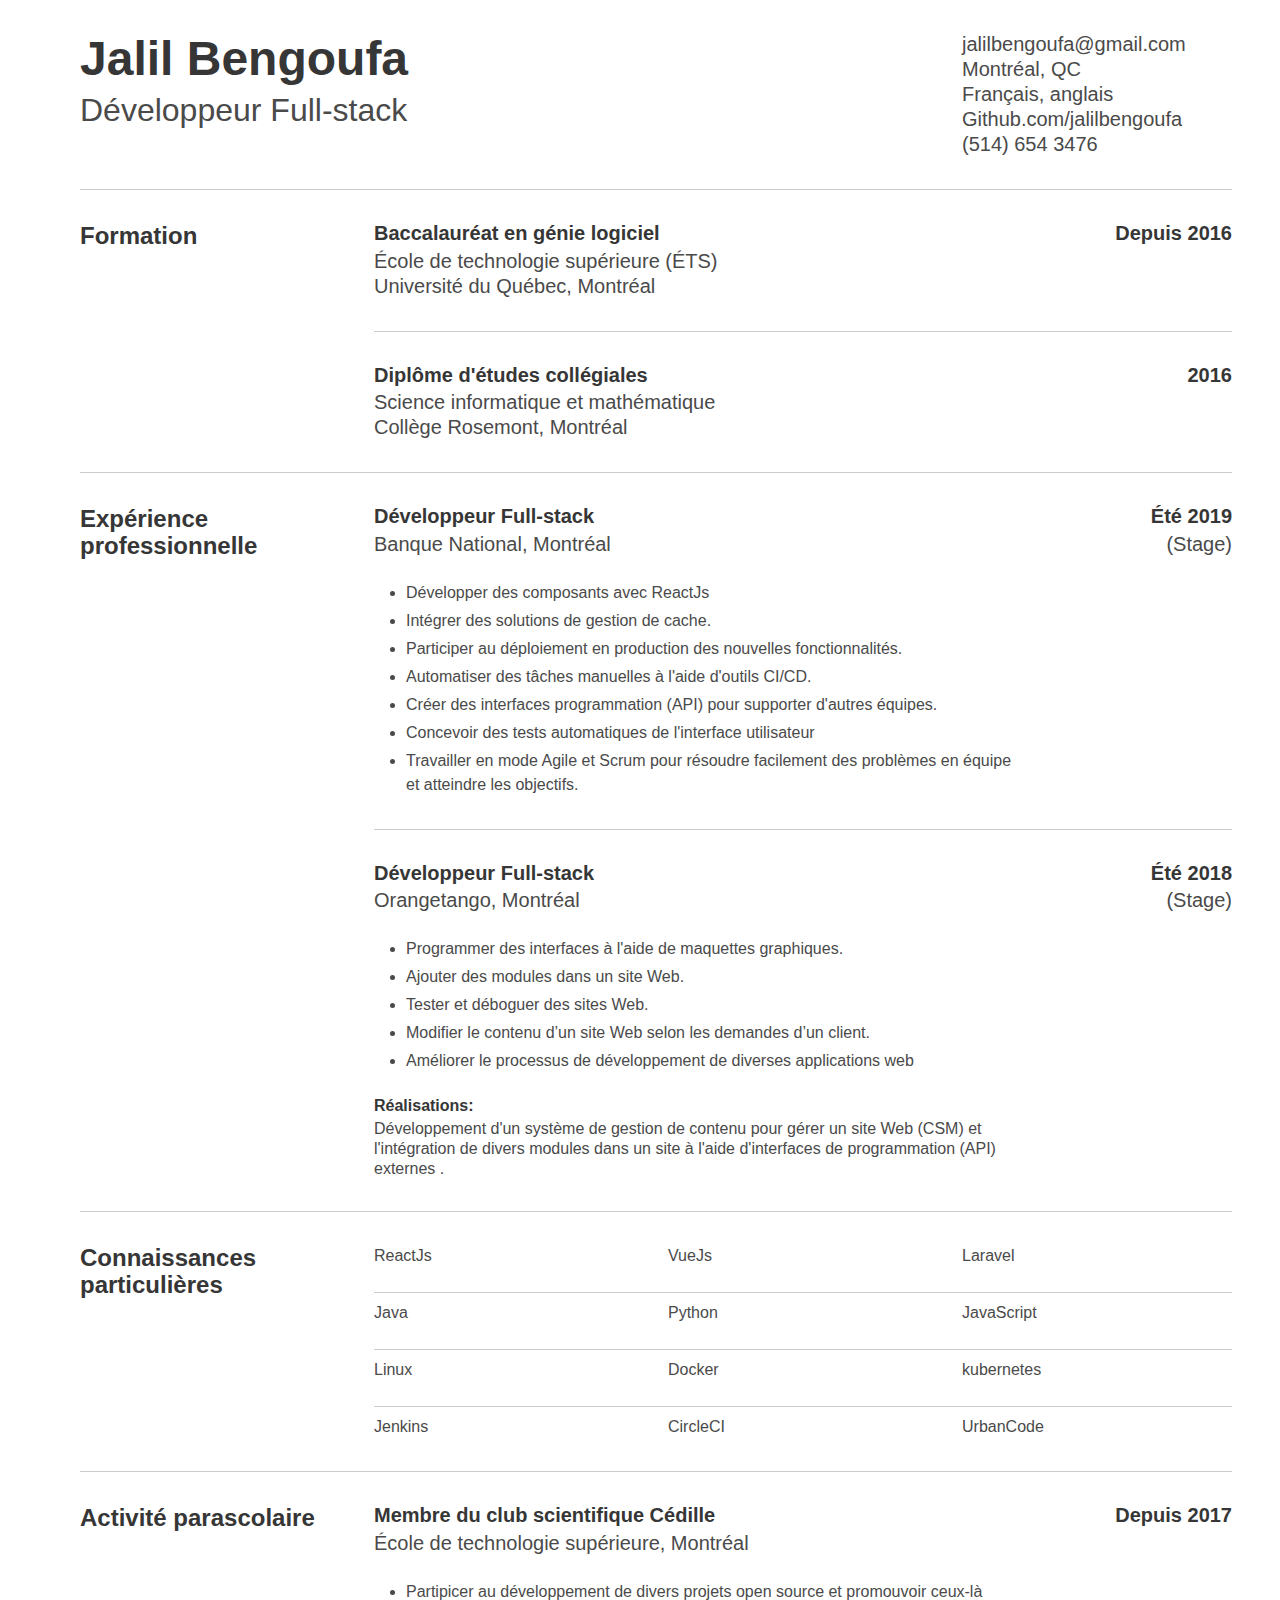
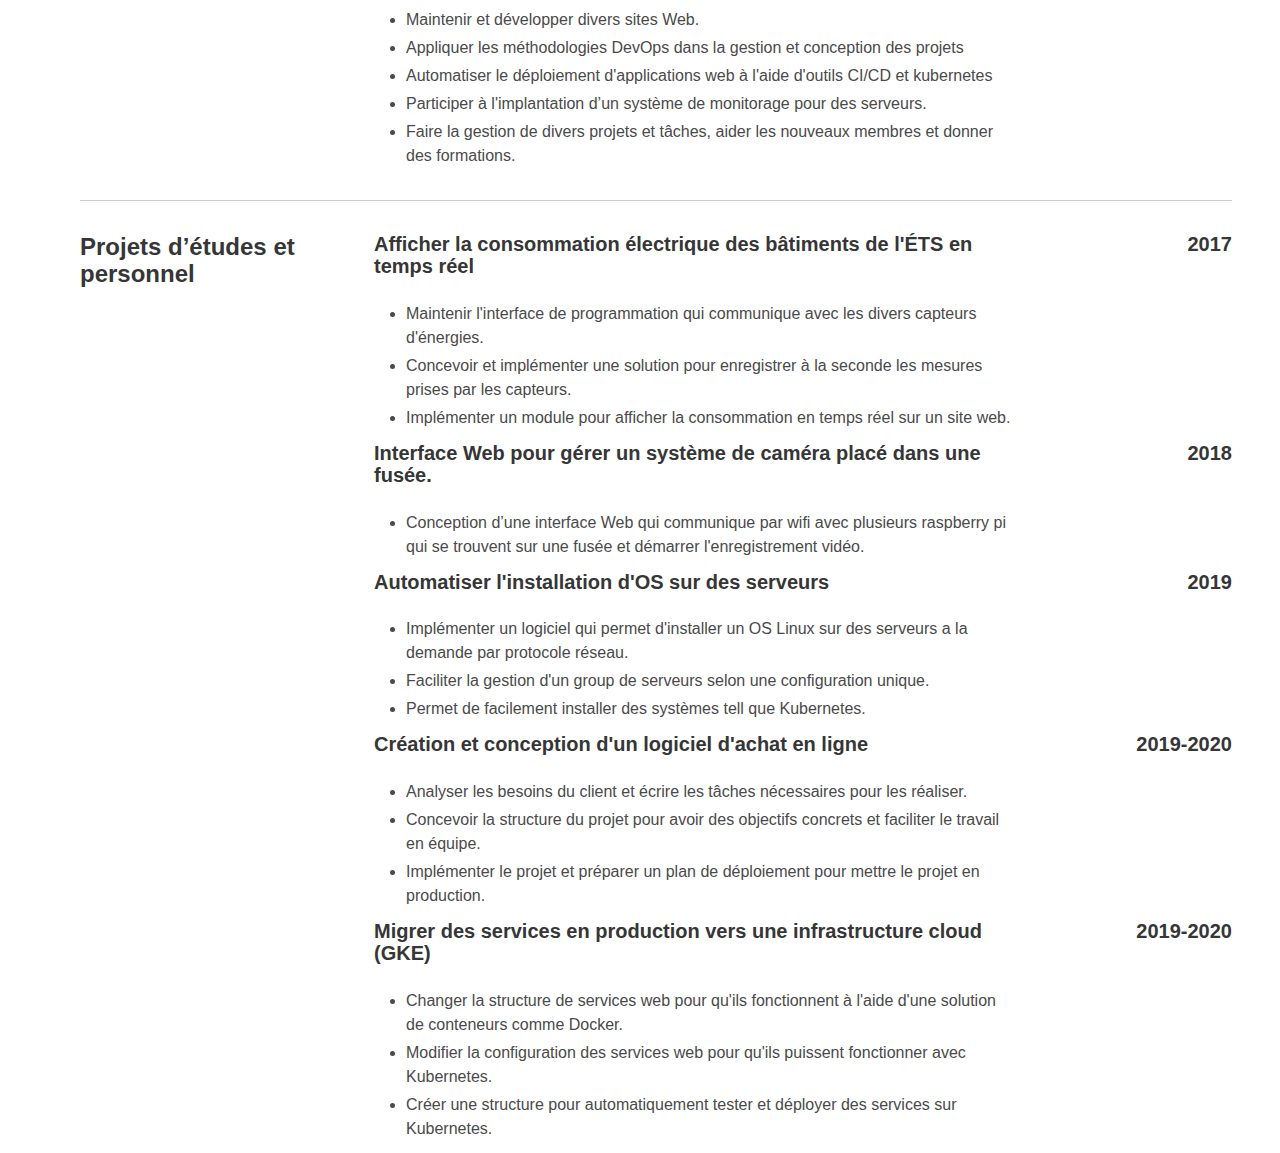
<file: index.html>
<!DOCTYPE html>
<html>

<head>
    <title>Jalil Bengoufa | Développeur Full-stack | jalilbengoufa@gmail..com</title>
    <meta http-equiv="content-type" content="text/html; charset=utf-8" />

    <link rel="stylesheet" type="text/css" href="css/bulma.css" media="all" />
    <link rel="stylesheet" type="text/css" href="css/index.css" media="all" />
</head>

<body>
    <div class="container is-widescreen">
        <div class="header">
            <div class="columns">
                <div class="column  ">
                    <h1 class="title is-1">Jalil Bengoufa</h1>
                    <h1 class="subtitle is-3">Développeur Full-stack</h1>

                </div>
                <div class="column is-one-quarter">
                    <h1 class="subtitle is-5">jalilbengoufa@gmail.com</br>
                        Montréal, QC </br>
                        Français, anglais </br>
                        Github.com/jalilbengoufa </br>
                        (514) 654 3476</br>
                    </h1>
                </div>
            </div>
        </div>
        <div class="separator"></div>
        <div class="formation">
            <div class="columns">
                <div class="column  is-one-quarter">
                    <h1 class="title is-4">Formation</h1>

                </div>
                <div class="column">
                    <div class="container">
                        <div class="columns">
                            <div class="column  ">
                                <h1 class="title is-5">Baccalauréat en génie logiciel</h1>
                                <h1 class="subtitle is-5">École de technologie supérieure (ÉTS)</br>Université du
                                    Québec, Montréal</h1>
                            </div>
                            <div class="column is-one-quarter has-text-right">
                                <h1 class="title is-5">Depuis 2016</h1>
                            </div>
                        </div>
                    </div>
                    <div class="separator"></div>
                    <div class="container">
                        <div class="columns">
                            <div class="column  ">
                                <h1 class="title is-5">Diplôme d'études collégiales</h1>
                                <h1 class="subtitle is-5">Science informatique et mathématique</br>Collège Rosemont,
                                    Montréal
                                </h1>
                            </div>
                            <div class="column  is-one-quarter has-text-right">
                                <h1 class="title is-5">2016</h1>
                            </div>
                        </div>
                    </div>
                </div>
            </div>
        </div>
        <div class="separator"></div>
        <div class="Experience">
            <div class="columns">
                <div class="column  is-one-quarter">
                    <h1 class="title is-4">Expérience professionnelle</h1>

                </div>
                <div class="column">
                    <div class="container">
                        <div class="columns">
                            <div class="column">
                                <h1 class="title is-5">Développeur Full-stack</h1>
                                <h1 class="subtitle is-5">Banque National, Montréal</h1>
                                <div class="content">
                                    <ul>
                                        <li>Développer des composants avec ReactJs</li>
                                        <li>Intégrer des solutions de gestion de cache.</li>
                                        <li>Participer au déploiement en production des nouvelles fonctionnalités.
                                        </li>
                                        <li>Automatiser des tâches manuelles à l'aide d'outils CI/CD.</li>
                                        <li>Créer des interfaces programmation (API) pour supporter d'autres
                                            équipes.
                                        </li>
                                        <li>Concevoir des tests automatiques de l'interface utilisateur</li>
                                        <li>Travailler en mode Agile et Scrum pour résoudre facilement des problèmes
                                            en
                                            équipe et atteindre les objectifs.</li>
                                    </ul>
                                </div>
                            </div>
                            <div class="column  is-one-quarter has-text-right">
                                <h1 class="title is-5">Été 2019</h1>
                                <h1 class="subtitle is-5">(Stage)</h1>
                            </div>
                        </div>
                    </div>
                    <div class="separator"></div>
                    <div class="container">
                        <div class="columns">
                            <div class="column">
                                <h1 class="title is-5">Développeur Full-stack</h1>
                                <h1 class="subtitle is-5">Orangetango, Montréal</h1>
                                <div class="content">
                                    <ul>
                                        <li>Programmer des interfaces à l'aide de maquettes graphiques.</li>
                                        <li>Ajouter des modules dans un site Web.</li>
                                        <li>Tester et déboguer des sites Web.</li>
                                        <li>Modifier le contenu d’un site Web selon les demandes d’un client.</li>
                                        <li>Améliorer le processus de développement de diverses applications web
                                        </li>

                                    </ul>
                                </div>
                                <h1 class="title is-6">Réalisations:</h1>
                                <h1 class="subtitle is-6">Développement d'un système de gestion de contenu pour
                                    gérer un
                                    site Web
                                    (CSM) et l'intégration de divers modules dans un site à l'aide d'interfaces de
                                    programmation (API) externes .</h1>
                            </div>
                            <div class="column  is-one-quarter has-text-right">
                                <h1 class="title is-5">Été 2018</h1>
                                <h1 class="subtitle is-5">(Stage)</h1>
                            </div>
                        </div>
                    </div>
                </div>
            </div>
        </div>
        <div class="separator"></div>
        <div class="Technical">
            <div class="columns">
                <div class="column  is-one-quarter">
                    <h1 class="title is-4">Connaissances particulières</h1>
                </div>
                <div class="column">
                    <div class="columns">
                        <div class="column">
                            <div class="content">ReactJs</div>
                        </div>
                        <div class="column">
                            <div class="content">VueJs</div>
                        </div>
                        <div class="column">
                            <div class="content">Laravel</div>
                        </div>
                    </div>
                    <div class="mini-separator"></div>
                    <div class="columns">
                        <div class="column">
                            <div class="content">Java</div>
                        </div>
                        <div class="column">
                            <div class="content">Python</div>
                        </div>
                        <div class="column">
                            <div class="content">JavaScript</div>
                        </div>
                    </div>
                    <div class="mini-separator"></div>
                    <div class="columns">
                        <div class="column">
                            <div class="content">Linux</div>
                        </div>
                        <div class="column">
                            <div class="content">Docker</div>
                        </div>
                        <div class="column">
                            <div class="content">kubernetes</div>
                        </div>
                    </div>
                    <div class="mini-separator"></div>
                    <div class="columns">
                        <div class="column">
                            <div class="content">Jenkins</div>
                        </div>
                        <div class="column">
                            <div class="content">CircleCI</div>
                        </div>
                        <div class="column">
                            <div class="content">UrbanCode</div>
                        </div>
                    </div>
                </div>
            </div>
        </div>
        <div class="separator"></div>
        <div class="PersonnalExperience">
            <div class="columns">
                <div class="column  is-one-quarter">
                    <h1 class="title is-4">Activité parascolaire</h1>

                </div>
                <div class="column">
                    <div class="container">
                        <div class="columns">
                            <div class="column">
                                <h1 class="title is-5">Membre du club scientifique Cédille</h1>
                                <h1 class="subtitle is-5">École de technologie supérieure,
                                    Montréal</h1>
                                <div class="content">
                                    <ul>
                                        <li>Partipicer au développement de divers projets open source et promouvoir
                                            ceux-là</li>
                                        <li>Maintenir et développer divers sites Web.</li>
                                        <li>Appliquer les méthodologies DevOps dans la gestion et conception des
                                            projets</li>
                                        <li>Automatiser le déploiement d'applications web à l'aide d'outils CI/CD et
                                            kubernetes</li>
                                        <li>Participer à l'implantation d’un système de monitorage pour des
                                            serveurs.</li>
                                        <li>Faire la gestion de divers projets et tâches, aider les nouveaux membres
                                            et donner des formations.</li>
                                    </ul>
                                </div>
                            </div>
                            <div class="column  is-one-quarter has-text-right">
                                <h1 class="title is-5">Depuis 2017</h1>
                            </div>
                        </div>
                    </div>
                </div>
            </div>
        </div>
        <div class="separator"></div>
        <div class="PersonnalProjects">
            <div class="columns">
                <div class="column  is-one-quarter">
                    <h1 class="title is-4">Projets d’études et personnel</h1>

                </div>
                <div class="column">
                    <div class="container">
                        <div class="columns">
                            <div class="column">
                                <h1 class="title is-5">Afficher la consommation électrique des bâtiments de l'ÉTS en
                                    temps réel</h1>
                                <div class="content">
                                    <ul>
                                        <li>Maintenir l'interface de programmation qui communique avec les divers
                                            capteurs d'énergies.</li>
                                        <li>Concevoir et implémenter une solution pour enregistrer à la seconde les
                                            mesures prises par les capteurs.</li>
                                        <li>Implémenter un module pour afficher la consommation en temps réel sur un
                                            site web.</li>
                                    </ul>
                                </div>
                            </div>
                            <div class="column  is-one-quarter has-text-right">
                                <h1 class="title is-5">2017</h1>
                            </div>
                        </div>
                    </div>
                    <div class="container">
                        <div class="columns">
                            <div class="column">
                                <h1 class="title is-5">Interface Web pour gérer un système de caméra placé dans une
                                    fusée.</h1>
                                <div class="content">
                                    <ul>
                                        <li>Conception d’une interface Web qui communique
                                            par wifi avec
                                            plusieurs raspberry pi qui se trouvent sur une fusée et démarrer
                                            l'enregistrement vidéo.</li>
                                    </ul>
                                </div>
                            </div>
                            <div class="column  is-one-quarter has-text-right">
                                <h1 class="title is-5">2018</h1>
                            </div>
                        </div>
                    </div>
                    <div class="container">
                        <div class="columns">
                            <div class="column">
                                <h1 class="title is-5">Automatiser l'installation d'OS sur des serveurs</h1>
                                <div class="content">
                                    <ul>
                                        <li>Implémenter un logiciel qui permet d'installer un OS Linux sur des
                                            serveurs a la demande par protocole réseau.</li>
                                        <li>Faciliter la gestion d'un group de serveurs selon une configuration
                                            unique.</li>
                                        <li>Permet de facilement installer des systèmes tell que Kubernetes.</li>
                                    </ul>
                                </div>
                            </div>
                            <div class="column  is-one-quarter has-text-right">
                                <h1 class="title is-5">2019</h1>
                            </div>
                        </div>
                    </div>
                    <div class="container">
                        <div class="columns">
                            <div class="column">
                                <h1 class="title is-5">Création et conception d'un logiciel d'achat en ligne</h1>
                                <div class="content">
                                    <ul>
                                        <li>Analyser les besoins du client et écrire les tâches nécessaires pour les
                                            réaliser.</li>
                                        <li>Concevoir la structure du projet pour avoir des objectifs concrets et
                                            faciliter le travail en équipe.</li>
                                        <li>Implémenter le projet et préparer un plan de déploiement pour mettre le
                                            projet en production.</li>
                                    </ul>
                                </div>
                            </div>
                            <div class="column  is-one-quarter has-text-right">
                                <h1 class="title is-5">2019-2020</h1>
                            </div>
                        </div>
                    </div>
                    <div class="container">
                        <div class="columns">
                            <div class="column">
                                <h1 class="title is-5">Migrer des services en production vers une infrastructure
                                    cloud (GKE)</h1>
                                <div class="content">
                                    <ul>
                                        <li>Changer la structure de services web pour qu'ils fonctionnent à l'aide
                                            d'une solution de conteneurs comme Docker.</li>
                                        <li>Modifier la configuration des services web pour qu'ils puissent
                                            fonctionner avec Kubernetes.</li>
                                        <li>Créer une structure pour automatiquement tester et déployer des services
                                            sur Kubernetes.</li>
                                    </ul>
                                </div>
                            </div>
                            <div class="column  is-one-quarter has-text-right">
                                <h1 class="title is-5">2019-2020</h1>
                            </div>
                        </div>
                    </div>
                </div>
            </div>
        </div>
    </div>
</body>
</html>
</file>
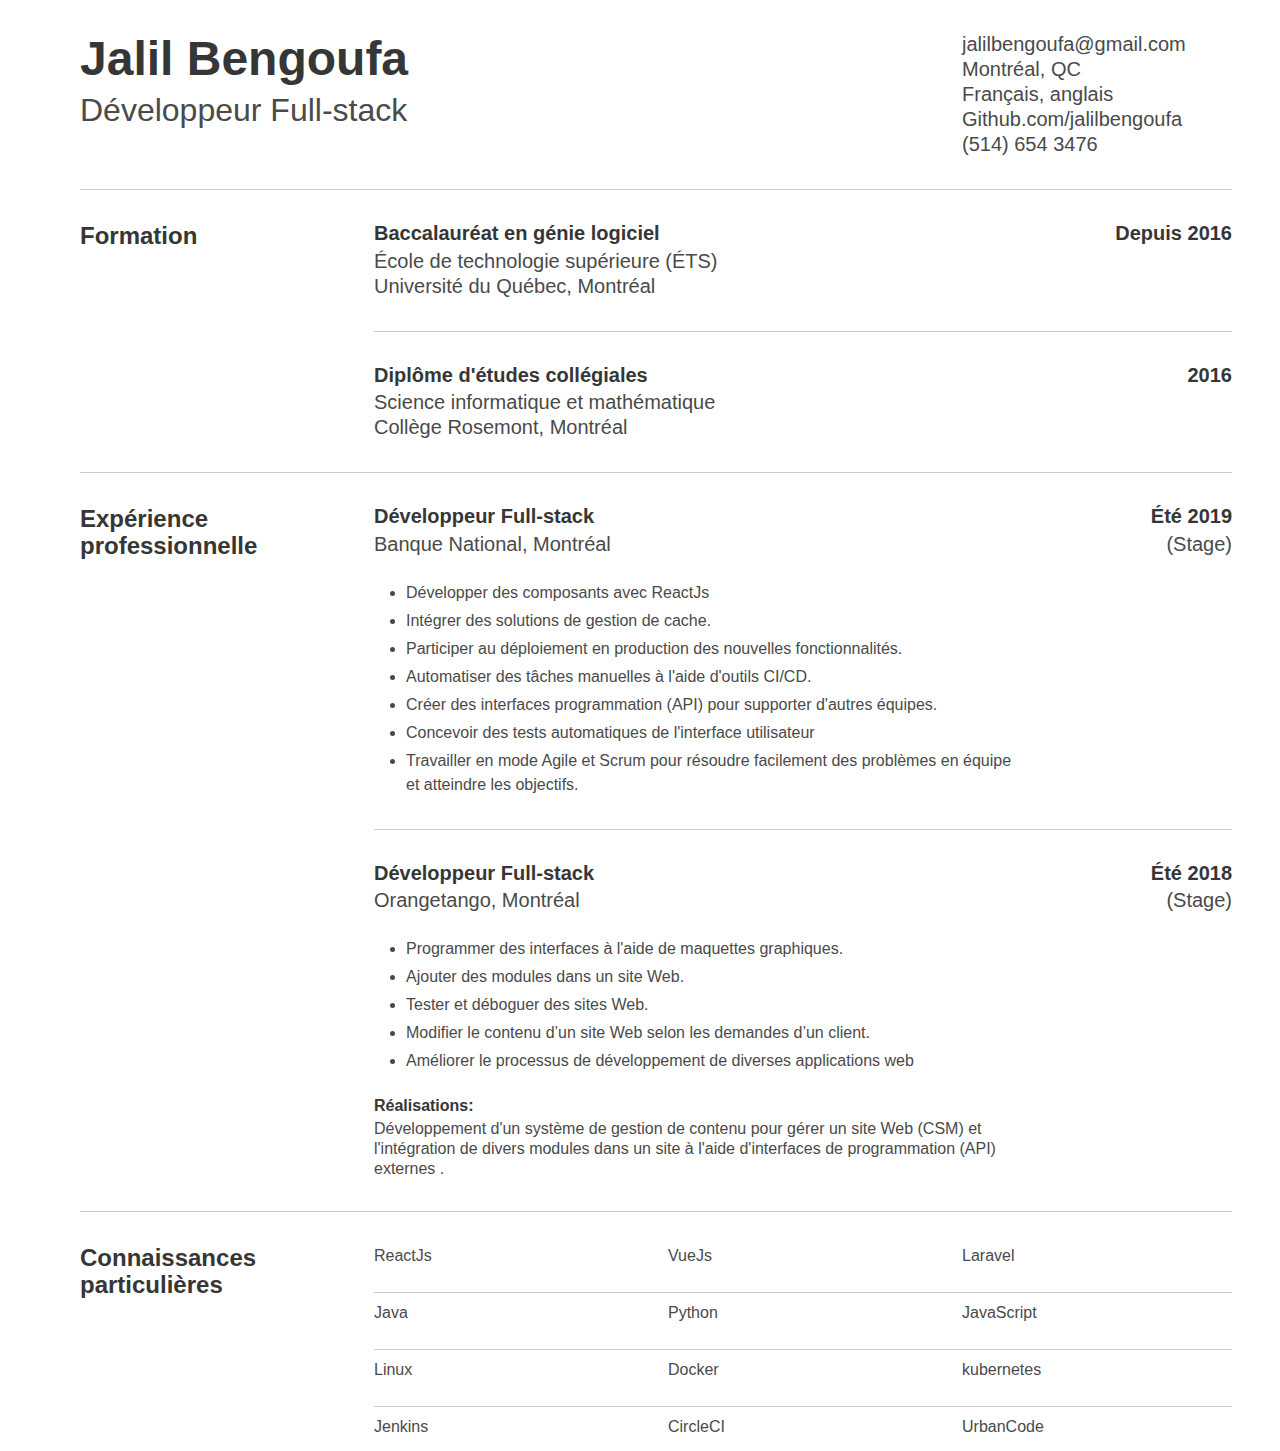
<file: index-page-1-en.html>
<!DOCTYPE html>
<html>

<head>
    <title>Jalil Bengoufa | Développeur Full-stack | jalilbengoufa@gmail..com</title>
    <meta http-equiv="content-type" content="text/html; charset=utf-8" />

    <link rel="stylesheet" type="text/css" href="css/bulma.css" media="all" />
    <link rel="stylesheet" type="text/css" href="css/index.css" media="all" />
</head>

<body>
    <div class="container is-widescreen">
        <div class="header">
            <div class="columns">
                <div class="column  ">
                    <h1 class="title is-1">Jalil Bengoufa</h1>
                    <h1 class="subtitle is-3">Développeur Full-stack</h1>

                </div>
                <div class="column is-one-quarter">
                    <h1 class="subtitle is-5">jalilbengoufa@gmail.com</br>
                        Montréal, QC </br>
                        Français, anglais </br>
                        Github.com/jalilbengoufa </br>
                        (514) 654 3476</br>
                    </h1>
                </div>
            </div>
        </div>
        <div class="separator"></div>
        <div class="formation">
            <div class="columns">
                <div class="column  is-one-quarter">
                    <h1 class="title is-4">Formation</h1>

                </div>
                <div class="column">
                    <div class="container">
                        <div class="columns">
                            <div class="column  ">
                                <h1 class="title is-5">Baccalauréat en génie logiciel</h1>
                                <h1 class="subtitle is-5">École de technologie supérieure (ÉTS)</br>Université du
                                    Québec, Montréal</h1>
                            </div>
                            <div class="column is-one-quarter has-text-right">
                                <h1 class="title is-5">Depuis 2016</h1>
                            </div>
                        </div>
                    </div>
                    <div class="separator"></div>
                    <div class="container">
                        <div class="columns">
                            <div class="column  ">
                                <h1 class="title is-5">Diplôme d'études collégiales</h1>
                                <h1 class="subtitle is-5">Science informatique et mathématique</br>Collège Rosemont,
                                    Montréal
                                </h1>
                            </div>
                            <div class="column  is-one-quarter has-text-right">
                                <h1 class="title is-5">2016</h1>
                            </div>
                        </div>
                    </div>
                </div>
            </div>
        </div>
        <div class="separator"></div>
        <div class="Experience">
            <div class="columns">
                <div class="column  is-one-quarter">
                    <h1 class="title is-4">Expérience professionnelle</h1>

                </div>
                <div class="column">
                    <div class="container">
                        <div class="columns">
                            <div class="column">
                                <h1 class="title is-5">Développeur Full-stack</h1>
                                <h1 class="subtitle is-5">Banque National, Montréal</h1>
                                <div class="content">
                                    <ul>
                                        <li>Développer des composants avec ReactJs</li>
                                        <li>Intégrer des solutions de gestion de cache.</li>
                                        <li>Participer au déploiement en production des nouvelles fonctionnalités.</li>
                                        <li>Automatiser des tâches manuelles à l'aide d'outils CI/CD.</li>
                                        <li>Créer des interfaces programmation (API) pour supporter d'autres équipes.</li>
                                        <li>Concevoir des tests automatiques de l'interface utilisateur</li>
                                        <li>Travailler en mode Agile et Scrum pour résoudre facilement des problèmes en équipe et atteindre les objectifs.</li>
                                    </ul>
                                </div>
                            </div>
                            <div class="column  is-one-quarter has-text-right">
                                <h1 class="title is-5">Été 2019</h1>
                                <h1 class="subtitle is-5">(Stage)</h1>
                            </div>
                        </div>
                    </div>
                    <div class="separator"></div>
                    <div class="container">
                        <div class="columns">
                            <div class="column">
                                <h1 class="title is-5">Développeur Full-stack</h1>
                                <h1 class="subtitle is-5">Orangetango, Montréal</h1>
                                <div class="content">
                                    <ul>
                                        <li>Programmer des interfaces à l'aide de maquettes graphiques.</li>
                                        <li>Ajouter des modules dans un site Web.</li>
                                        <li>Tester et déboguer des sites Web.</li>
                                        <li>Modifier le contenu d’un site Web selon les demandes d’un client.</li>
                                        <li>Améliorer le processus de développement de diverses applications web</li>

                                    </ul>
                                </div>
                                <h1 class="title is-6">Réalisations:</h1>
                                <h1 class="subtitle is-6">Développement d'un système de gestion de contenu pour gérer un
                                    site Web
                                    (CSM) et l'intégration de divers modules dans un site à l'aide d'interfaces de
                                    programmation (API) externes .</h1>
                            </div>
                            <div class="column  is-one-quarter has-text-right">
                                <h1 class="title is-5">Été 2018</h1>
                                <h1 class="subtitle is-5">(Stage)</h1>
                            </div>
                        </div>
                    </div>
                </div>
            </div>
        </div>
        <div class="separator"></div>
        <div class="Technical">
            <div class="columns">
                <div class="column  is-one-quarter">
                    <h1 class="title is-4">Connaissances particulières</h1>
                </div>
                <div class="column">
                    <div class="columns">
                        <div class="column">
                            <div class="content">ReactJs</div>
                        </div>
                        <div class="column">
                            <div class="content">VueJs</div>
                        </div>
                        <div class="column">
                            <div class="content">Laravel</div>
                        </div>
                    </div>
                    <div class="mini-separator"></div>
                    <div class="columns">
                        <div class="column">
                            <div class="content">Java</div>
                        </div>
                        <div class="column">
                            <div class="content">Python</div>
                        </div>
                        <div class="column">
                            <div class="content">JavaScript</div>
                        </div>
                    </div>
                    <div class="mini-separator"></div>
                    <div class="columns">
                        <div class="column">
                            <div class="content">Linux</div>
                        </div>
                        <div class="column">
                            <div class="content">Docker</div>
                        </div>
                        <div class="column">
                            <div class="content">kubernetes</div>
                        </div>
                    </div>
                    <div class="mini-separator"></div>
                    <div class="columns">
                        <div class="column">
                            <div class="content">Jenkins</div>
                        </div>
                        <div class="column">
                            <div class="content">CircleCI</div>
                        </div>
                        <div class="column">
                            <div class="content">UrbanCode</div>
                        </div>
                    </div>
                </div>
            </div>
        </div>
       
</body>

</html>
</file>
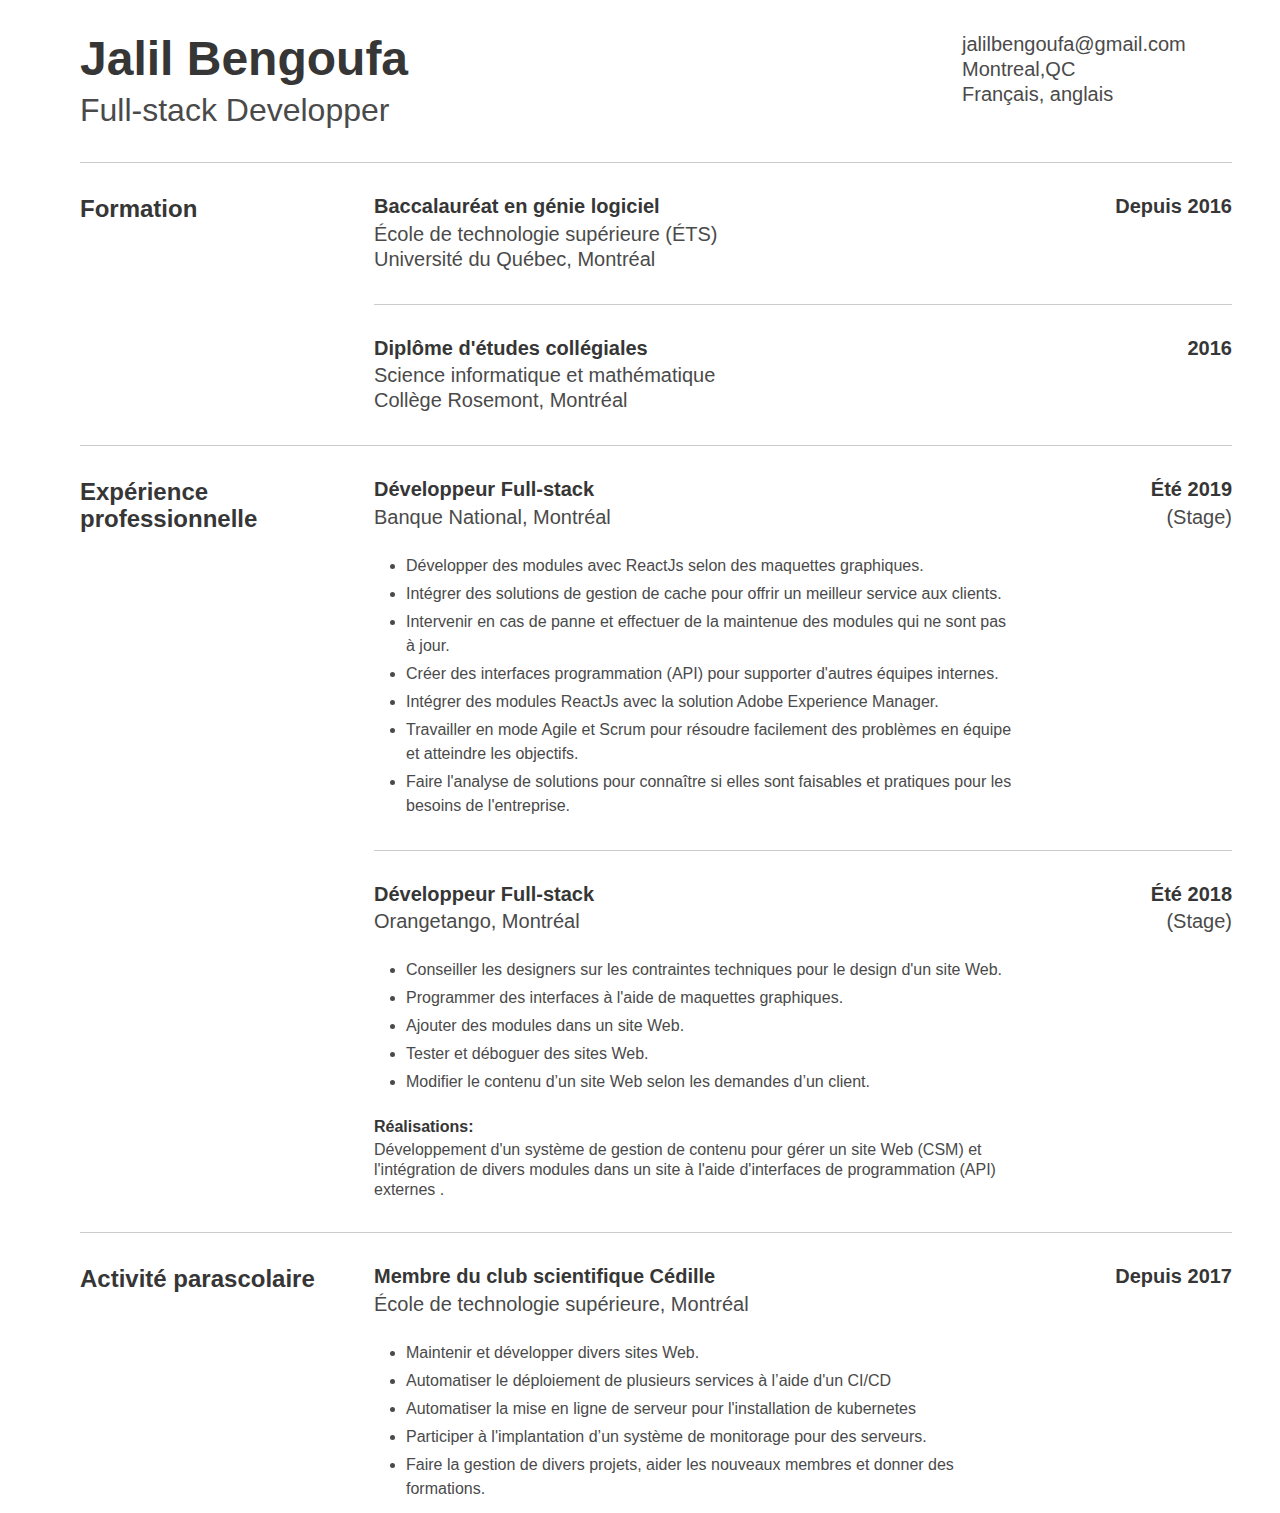
<file: index-page-1-fr.html>
<!DOCTYPE html>
<html>

<head>
    <title>Jalil Bengoufa | Full-stack Developper | jalilbengoufa@gmail..com</title>
    <meta http-equiv="content-type" content="text/html; charset=utf-8" />

    <link rel="stylesheet" type="text/css" href="css/bulma.css" media="all" />
    <link rel="stylesheet" type="text/css" href="css/index.css" media="all" />
</head>

<body>
    <div class="container is-widescreen">
        <div class="header">
            <div class="columns">
                <div class="column  ">
                    <h1 class="title is-1">Jalil Bengoufa</h1>
                    <h1 class="subtitle is-3">Full-stack Developper</h1>

                </div>
                <div class="column is-one-quarter">
                    <h1 class="subtitle is-5">jalilbengoufa@gmail.com</br>
                        Montreal,QC </br>
                        Français, anglais
                    </h1>
                </div>
            </div>
        </div>
        <div class="separator"></div>
        <div class="formation">
            <div class="columns">
                <div class="column  is-one-quarter">
                    <h1 class="title is-4">Formation</h1>

                </div>
                <div class="column">
                    <div class="container">
                        <div class="columns">
                            <div class="column  ">
                                <h1 class="title is-5">Baccalauréat en génie logiciel</h1>
                                <h1 class="subtitle is-5">École de technologie supérieure (ÉTS)</br>Université du
                                    Québec, Montréal</h1>
                            </div>
                            <div class="column is-one-quarter has-text-right">
                                <h1 class="title is-5">Depuis 2016</h1>
                            </div>
                        </div>
                    </div>
                    <div class="separator"></div>
                    <div class="container">
                        <div class="columns">
                            <div class="column  ">
                                <h1 class="title is-5">Diplôme d'études collégiales</h1>
                                <h1 class="subtitle is-5">Science informatique et mathématique</br>Collège Rosemont,
                                    Montréal
                                </h1>
                            </div>
                            <div class="column  is-one-quarter has-text-right">
                                <h1 class="title is-5">2016</h1>
                            </div>
                        </div>
                    </div>
                </div>
            </div>
        </div>
        <div class="separator"></div>
        <div class="Experience">
            <div class="columns">
                <div class="column  is-one-quarter">
                    <h1 class="title is-4">Expérience professionnelle</h1>

                </div>
                <div class="column">
                    <div class="container">
                        <div class="columns">
                            <div class="column">
                                <h1 class="title is-5">Développeur Full-stack</h1>
                                <h1 class="subtitle is-5">Banque National, Montréal</h1>
                                <div class="content">
                                    <ul>
                                        <li>Développer des modules avec ReactJs selon des maquettes graphiques.</li>
                                        <li>Intégrer des solutions de gestion de cache pour offrir un meilleur service aux clients.</li>
                                        <li>Intervenir en cas de panne et effectuer de la maintenue des modules qui ne sont pas à jour.</li>
                                        <li>Créer des interfaces programmation (API) pour supporter d'autres équipes internes.</li>
                                        <li>Intégrer des modules ReactJs avec la solution Adobe Experience Manager.</li>
                                        <li>Travailler en mode Agile et Scrum pour résoudre facilement des problèmes en équipe et atteindre les objectifs.</li>
                                        <li>Faire l'analyse de solutions pour connaître si elles sont faisables et pratiques pour les besoins de l'entreprise.</li>
                                    </ul>
                                </div>
                            </div>
                            <div class="column  is-one-quarter has-text-right">
                                <h1 class="title is-5">Été 2019</h1>
                                <h1 class="subtitle is-5">(Stage)</h1>
                            </div>
                        </div>
                    </div>
                    <div class="separator"></div>
                    <div class="container">
                        <div class="columns">
                            <div class="column">
                                <h1 class="title is-5">Développeur Full-stack</h1>
                                <h1 class="subtitle is-5">Orangetango, Montréal</h1>
                                <div class="content">
                                    <ul>
                                        <li>Conseiller les designers sur les contraintes techniques pour le design
                                            d'un site Web.</li>
                                        <li>Programmer des interfaces à l'aide de maquettes graphiques.</li>
                                        <li>Ajouter des modules dans un site Web.</li>
                                        <li>Tester et déboguer des sites Web.</li>
                                        <li>Modifier le contenu d’un site Web selon les demandes d’un client.</li>
                                    </ul>
                                </div>
                                <h1 class="title is-6">Réalisations:</h1>
                                <h1 class="subtitle is-6">Développement d'un système de gestion de contenu pour gérer un
                                    site Web
                                    (CSM) et l'intégration de divers modules dans un site à l'aide d'interfaces de
                                    programmation (API) externes .</h1>
                            </div>
                            <div class="column  is-one-quarter has-text-right">
                                <h1 class="title is-5">Été 2018</h1>
                                <h1 class="subtitle is-5">(Stage)</h1>
                            </div>
                        </div>
                    </div>
                </div>
            </div>
        </div>
        <div class="separator"></div>
        <div class="PersonnalExperience">
            <div class="columns">
                <div class="column  is-one-quarter">
                    <h1 class="title is-4">Activité parascolaire</h1>

                </div>
                <div class="column">
                    <div class="container">
                        <div class="columns">
                            <div class="column">
                                <h1 class="title is-5">Membre du club scientifique Cédille</h1>
                                <h1 class="subtitle is-5">École de technologie supérieure,
                                    Montréal</h1>
                                <div class="content">
                                    <ul>
                                        <li>Maintenir et développer divers sites Web.</li>
                                        <li>Automatiser le déploiement de plusieurs services à l’aide d'un CI/CD</li>
                                        <li>Automatiser la mise en ligne de serveur pour l'installation de kubernetes</li>
                                        <li>Participer à l'implantation d’un système de monitorage pour des serveurs.</li>
                                        <li>Faire la gestion de divers projets, aider les nouveaux membres et donner des formations.</li>
                                    </ul>
                                </div>
                            </div>
                            <div class="column  is-one-quarter has-text-right">
                                <h1 class="title is-5">Depuis 2017</h1>
                            </div>
                        </div>
                    </div>
                </div>
            </div>
        </div>
</body>

</html>
</file>
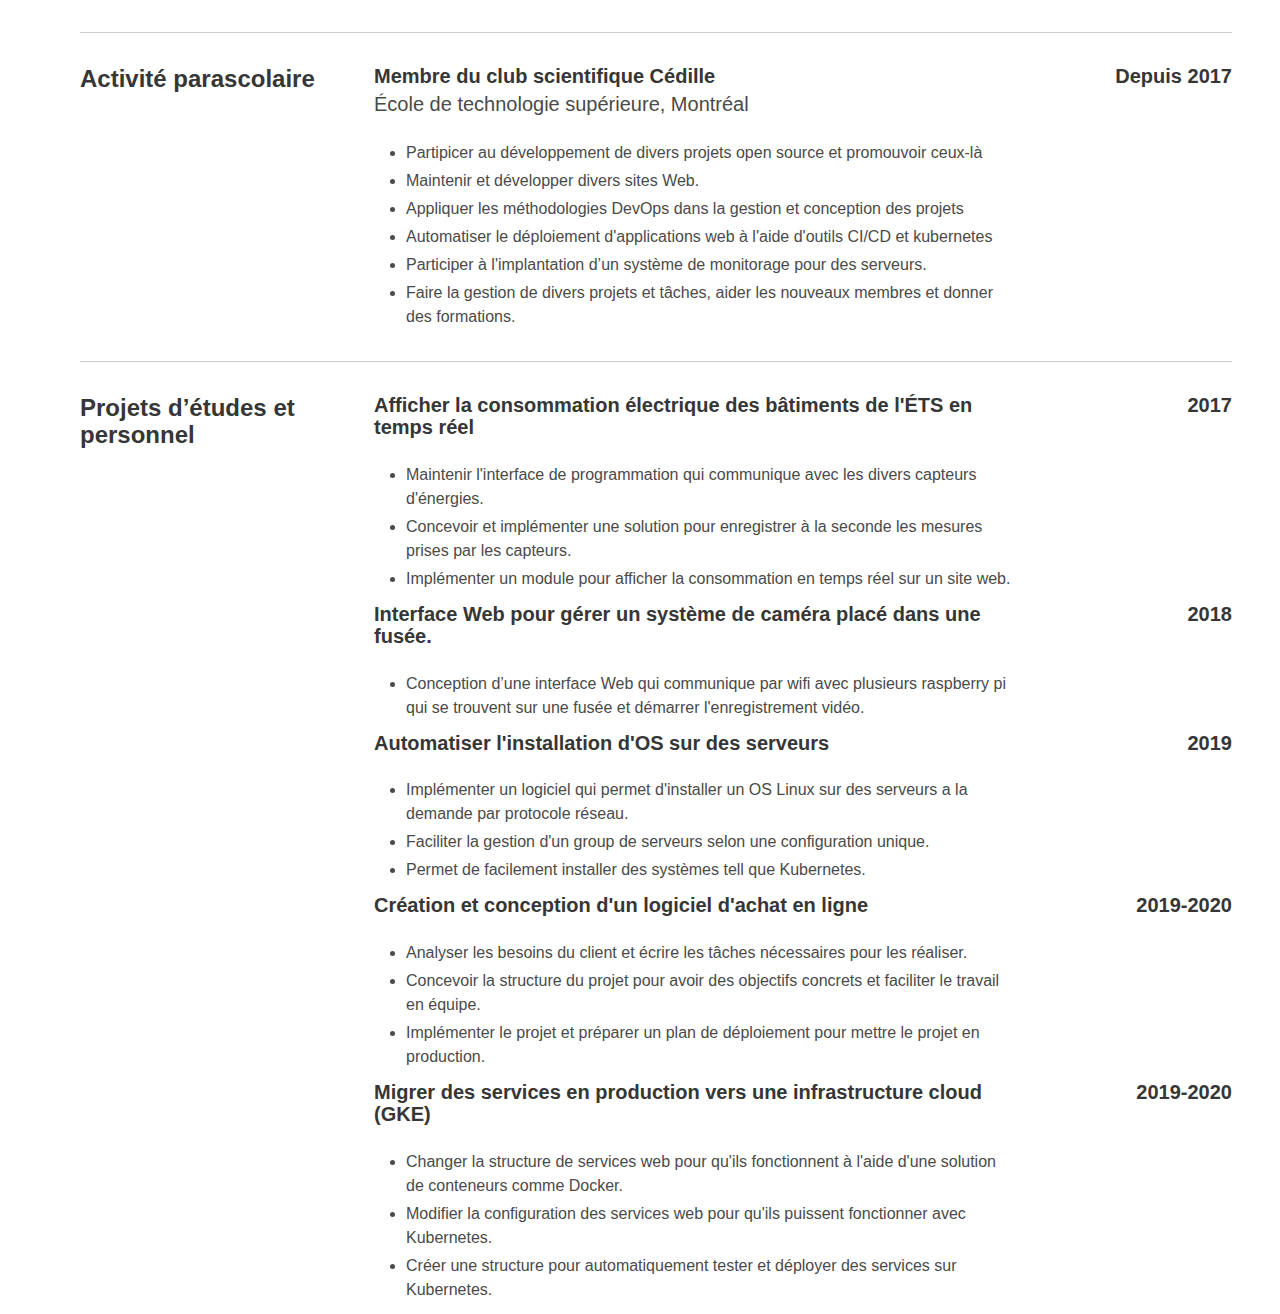
<file: index-page-2-en.html>
<!DOCTYPE html>
<html>

<head>
    <title>Jalil Bengoufa | Full-stack Developper | jalilbengoufa@gmail..com</title>
    <meta http-equiv="content-type" content="text/html; charset=utf-8" />

    <link rel="stylesheet" type="text/css" href="css/bulma.css" media="all" />
    <link rel="stylesheet" type="text/css" href="css/index.css" media="all" />
</head>

<body>
    <div class="container is-widescreen">
        <div class="separator"></div>
        <div class="PersonnalExperience">
            <div class="columns">
                <div class="column  is-one-quarter">
                    <h1 class="title is-4">Activité parascolaire</h1>

                </div>
                <div class="column">
                    <div class="container">
                        <div class="columns">
                            <div class="column">
                                <h1 class="title is-5">Membre du club scientifique Cédille</h1>
                                <h1 class="subtitle is-5">École de technologie supérieure,
                                    Montréal</h1>
                                <div class="content">
                                    <ul>
                                        <li>Partipicer au développement de divers projets open source et promouvoir ceux-là</li>
                                        <li>Maintenir et développer divers sites Web.</li>
                                        <li>Appliquer les méthodologies DevOps dans la gestion et conception des projets</li>
                                        <li>Automatiser le déploiement d'applications web à l'aide d'outils CI/CD et kubernetes</li>
                                        <li>Participer à l'implantation d’un système de monitorage pour des serveurs.</li>
                                        <li>Faire la gestion de divers projets et tâches, aider les nouveaux membres et donner des formations.</li>
                                    </ul>
                                </div>
                            </div>
                            <div class="column  is-one-quarter has-text-right">
                                <h1 class="title is-5">Depuis 2017</h1>
                            </div>
                        </div>
                    </div>
                </div>
            </div>
        </div>
        <div class="separator"></div>
        <div class="PersonnalProjects">
            <div class="columns">
                <div class="column  is-one-quarter">
                    <h1 class="title is-4">Projets d’études et personnel</h1>

                </div>
                <div class="column">
                    <div class="container">
                        <div class="columns">
                            <div class="column">
                                <h1 class="title is-5">Afficher la consommation électrique des bâtiments de l'ÉTS en temps réel</h1>
                                <div class="content">
                                    <ul>
                                        <li>Maintenir l'interface de programmation qui communique avec les divers capteurs d'énergies.</li>
                                        <li>Concevoir et implémenter une solution pour enregistrer à la seconde les mesures prises par les capteurs.</li>
                                        <li>Implémenter un module pour afficher la consommation en temps réel sur un site web.</li>
                                    </ul>
                                </div>
                            </div>
                            <div class="column  is-one-quarter has-text-right">
                                <h1 class="title is-5">2017</h1>
                            </div>
                        </div>
                    </div>
                    <div class="container">
                        <div class="columns">
                            <div class="column">
                                <h1 class="title is-5">Interface Web pour gérer un système de caméra placé dans une fusée.</h1>
                                <div class="content">
                                    <ul>
                                        <li>Conception d’une interface Web qui communique
                                            par wifi avec
                                            plusieurs raspberry pi qui se trouvent sur une fusée et démarrer
                                            l'enregistrement vidéo.</li>
                                    </ul>
                                </div>
                            </div>
                            <div class="column  is-one-quarter has-text-right">
                                <h1 class="title is-5">2018</h1>
                            </div>
                        </div>
                    </div>
                    <div class="container">
                        <div class="columns">
                            <div class="column">
                                <h1 class="title is-5">Automatiser l'installation d'OS sur des serveurs</h1>
                                <div class="content">
                                    <ul>
                                        <li>Implémenter un logiciel qui permet d'installer un OS Linux sur des serveurs a la demande par protocole réseau.</li>
                                        <li>Faciliter la gestion d'un group de serveurs selon une configuration unique.</li>
                                        <li>Permet de facilement installer des systèmes tell que Kubernetes.</li>
                                    </ul>
                                </div>
                            </div>
                            <div class="column  is-one-quarter has-text-right">
                                <h1 class="title is-5">2019</h1>
                            </div>
                        </div>
                    </div>
                    <div class="container">
                        <div class="columns">
                            <div class="column">
                                <h1 class="title is-5">Création et conception d'un logiciel d'achat en ligne</h1>
                                <div class="content">
                                    <ul>
                                        <li>Analyser les besoins du client et écrire les tâches nécessaires pour les réaliser.</li>
                                        <li>Concevoir la structure du projet pour avoir des objectifs concrets et faciliter le travail en équipe.</li>
                                        <li>Implémenter le projet et préparer un plan de déploiement pour mettre le projet en production.</li>
                                    </ul>
                                </div>
                            </div>
                            <div class="column  is-one-quarter has-text-right">
                                <h1 class="title is-5">2019-2020</h1>
                            </div>
                        </div>
                    </div>
                    <div class="container">
                        <div class="columns">
                            <div class="column">
                                <h1 class="title is-5">Migrer des services en production vers une infrastructure cloud (GKE)</h1>
                                <div class="content">
                                    <ul>
                                        <li>Changer la structure de services web pour qu'ils fonctionnent à l'aide d'une solution de conteneurs comme Docker.</li>
                                        <li>Modifier  la configuration des services web pour qu'ils puissent fonctionner avec Kubernetes.</li>
                                        <li>Créer une structure pour automatiquement tester et déployer des services sur Kubernetes.</li>
                                    </ul>
                                </div>
                            </div>
                            <div class="column  is-one-quarter has-text-right">
                                <h1 class="title is-5">2019-2020</h1>
                            </div>
                        </div>
                    </div>
                </div>
            </div>
        </div>
</body>

</html>
</file>
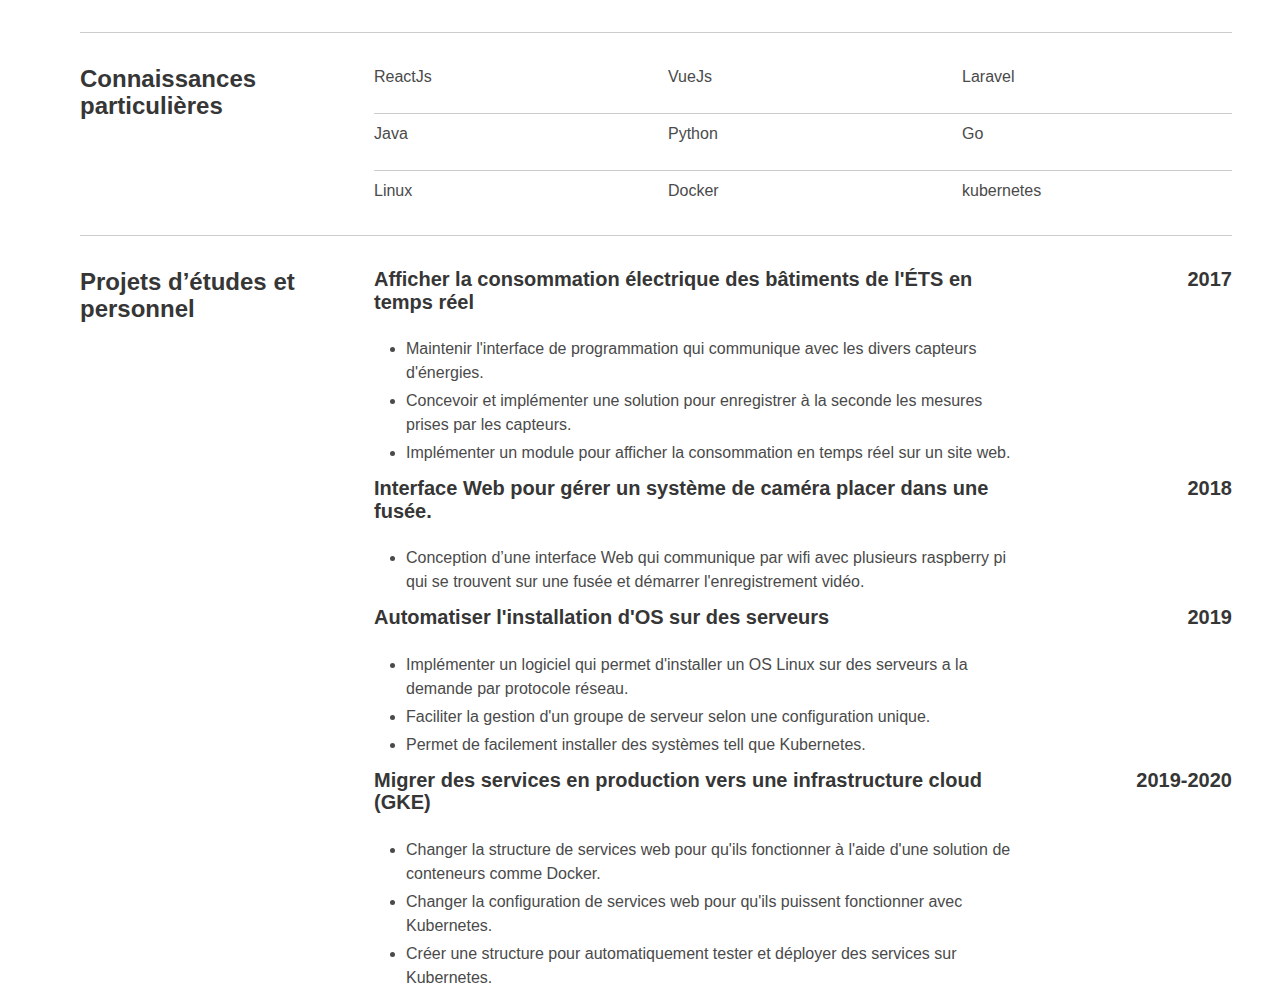
<file: index-page-2-fr.html>
<!DOCTYPE html>
<html>

<head>
    <title>Jalil Bengoufa | Full-stack Developper | jalilbengoufa@gmail..com</title>
    <meta http-equiv="content-type" content="text/html; charset=utf-8" />

    <link rel="stylesheet" type="text/css" href="css/bulma.css" media="all" />
    <link rel="stylesheet" type="text/css" href="css/index.css" media="all" />
</head>

<body>
    <div class="container is-widescreen">
        <div class="separator"></div>
        <div class="Technical">
            <div class="columns">
                <div class="column  is-one-quarter">
                    <h1 class="title is-4">Connaissances particulières</h1>
                </div>
                <div class="column">
                    <div class="columns">
                        <div class="column">
                            <div class="content">ReactJs</div>
                        </div>
                        <div class="column">
                            <div class="content">VueJs</div>
                        </div>
                        <div class="column">
                            <div class="content">Laravel</div>
                        </div>
                    </div>
                    <div class="mini-separator"></div>
                    <div class="columns">
                        <div class="column">
                            <div class="content">Java</div>
                        </div>
                        <div class="column">
                            <div class="content">Python</div>
                        </div>
                        <div class="column">
                            <div class="content">Go</div>
                        </div>
                    </div>
                    <div class="mini-separator"></div>
                    <div class="columns">
                        <div class="column">
                            <div class="content">Linux</div>
                        </div>
                        <div class="column">
                            <div class="content">Docker</div>
                        </div>
                        <div class="column">
                            <div class="content">kubernetes</div>
                        </div>
                    </div>
                </div>
            </div>
        </div>
        <div class="separator"></div>
        <div class="PersonnalProjects">
            <div class="columns">
                <div class="column  is-one-quarter">
                    <h1 class="title is-4">Projets d’études et personnel</h1>

                </div>
                <div class="column">
                    <div class="container">
                        <div class="columns">
                            <div class="column">
                                <h1 class="title is-5">Afficher la consommation électrique des bâtiments de l'ÉTS en temps réel</h1>
                                <div class="content">
                                    <ul>
                                        <li>Maintenir l'interface de programmation qui communique avec les divers capteurs d'énergies.</li>
                                        <li>Concevoir et implémenter une solution pour enregistrer à la seconde les mesures prises par les capteurs.</li>
                                        <li>Implémenter un module pour afficher la consommation en temps réel sur un site web.</li>
                                    </ul>
                                </div>
                            </div>
                            <div class="column  is-one-quarter has-text-right">
                                <h1 class="title is-5">2017</h1>
                            </div>
                        </div>
                    </div>
                    <div class="container">
                        <div class="columns">
                            <div class="column">
                                <h1 class="title is-5">Interface Web pour gérer un système de caméra placer dans une fusée.</h1>
                                <div class="content">
                                    <ul>
                                        <li>Conception d’une interface Web qui communique
                                            par wifi avec
                                            plusieurs raspberry pi qui se trouvent sur une fusée et démarrer
                                            l'enregistrement vidéo.</li>
                                    </ul>
                                </div>
                            </div>
                            <div class="column  is-one-quarter has-text-right">
                                <h1 class="title is-5">2018</h1>
                            </div>
                        </div>
                    </div>
                    <div class="container">
                        <div class="columns">
                            <div class="column">
                                <h1 class="title is-5">Automatiser l'installation d'OS sur des serveurs</h1>
                                <div class="content">
                                    <ul>
                                        <li>Implémenter un logiciel qui permet d'installer un OS Linux sur des serveurs a la demande par protocole réseau.</li>
                                        <li>Faciliter la gestion d'un groupe de serveur selon une configuration unique.</li>
                                        <li>Permet de facilement installer des systèmes tell que Kubernetes.</li>
                                    </ul>
                                </div>
                            </div>
                            <div class="column  is-one-quarter has-text-right">
                                <h1 class="title is-5">2019</h1>
                            </div>
                        </div>
                    </div>
                    <div class="container">
                        <div class="columns">
                            <div class="column">
                                <h1 class="title is-5">Migrer des services en production vers une infrastructure cloud (GKE)</h1>
                                <div class="content">
                                    <ul>
                                        <li>Changer la structure de services web pour qu'ils fonctionner à l'aide d'une solution de conteneurs comme Docker.</li>
                                        <li>Changer  la configuration de services web pour qu'ils puissent fonctionner avec Kubernetes.</li>
                                        <li>Créer une structure pour automatiquement tester et déployer des services sur Kubernetes.</li>
                                    </ul>
                                </div>
                            </div>
                            <div class="column  is-one-quarter has-text-right">
                                <h1 class="title is-5">2019-2020</h1>
                            </div>
                        </div>
                    </div>
                </div>
            </div>
        </div>
</body>

</html>
</file>
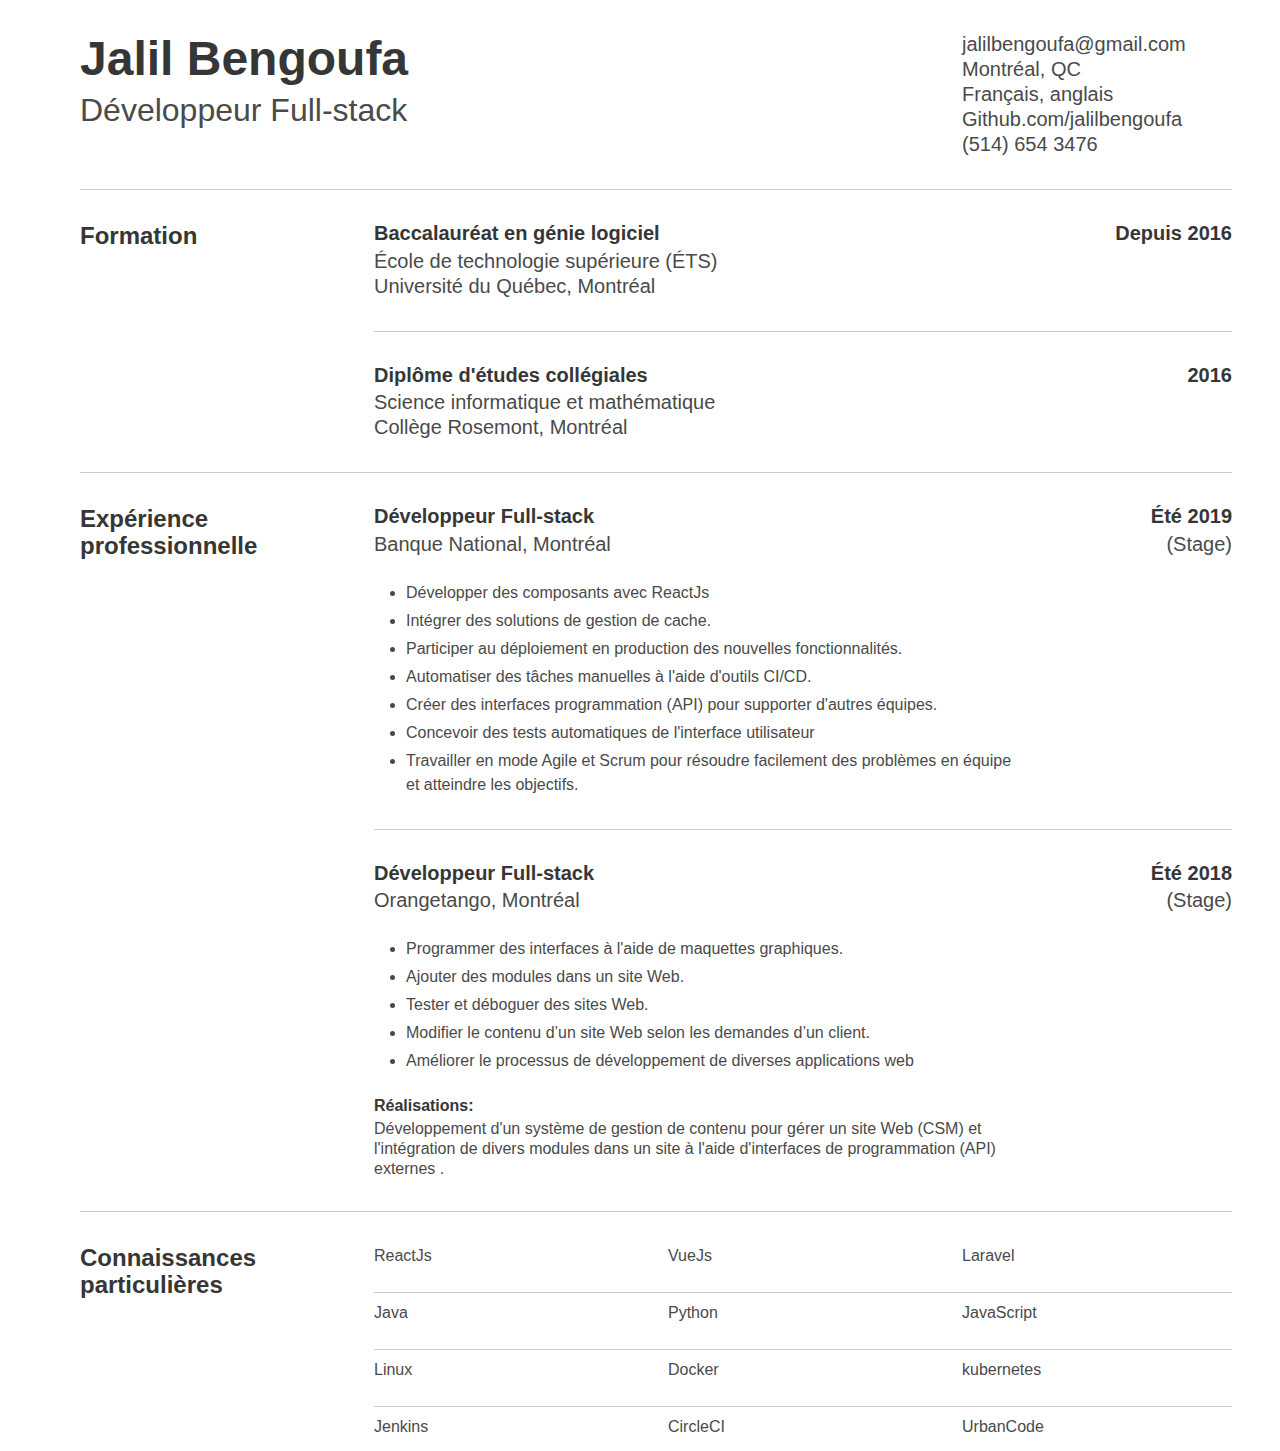
<file: html/index-page-1-en.html>
<!DOCTYPE html>
<html>

<head>
    <title>Jalil Bengoufa | Développeur Full-stack | jalilbengoufa@gmail..com</title>
    <meta http-equiv="content-type" content="text/html; charset=utf-8" />

    <link rel="stylesheet" type="text/css" href="../css/bulma.css" media="all" />
    <link rel="stylesheet" type="text/css" href="../css/index.css" media="all" />
</head>

<body>
    <div class="container is-widescreen">
        <div class="header">
            <div class="columns">
                <div class="column  ">
                    <h1 class="title is-1">Jalil Bengoufa</h1>
                    <h1 class="subtitle is-3">Développeur Full-stack</h1>

                </div>
                <div class="column is-one-quarter">
                    <h1 class="subtitle is-5">jalilbengoufa@gmail.com</br>
                        Montréal, QC </br>
                        Français, anglais </br>
                        Github.com/jalilbengoufa </br>
                        (514) 654 3476</br>
                    </h1>
                </div>
            </div>
        </div>
        <div class="separator"></div>
        <div class="formation">
            <div class="columns">
                <div class="column  is-one-quarter">
                    <h1 class="title is-4">Formation</h1>

                </div>
                <div class="column">
                    <div class="container">
                        <div class="columns">
                            <div class="column  ">
                                <h1 class="title is-5">Baccalauréat en génie logiciel</h1>
                                <h1 class="subtitle is-5">École de technologie supérieure (ÉTS)</br>Université du
                                    Québec, Montréal</h1>
                            </div>
                            <div class="column is-one-quarter has-text-right">
                                <h1 class="title is-5">Depuis 2016</h1>
                            </div>
                        </div>
                    </div>
                    <div class="separator"></div>
                    <div class="container">
                        <div class="columns">
                            <div class="column  ">
                                <h1 class="title is-5">Diplôme d'études collégiales</h1>
                                <h1 class="subtitle is-5">Science informatique et mathématique</br>Collège Rosemont,
                                    Montréal
                                </h1>
                            </div>
                            <div class="column  is-one-quarter has-text-right">
                                <h1 class="title is-5">2016</h1>
                            </div>
                        </div>
                    </div>
                </div>
            </div>
        </div>
        <div class="separator"></div>
        <div class="Experience">
            <div class="columns">
                <div class="column  is-one-quarter">
                    <h1 class="title is-4">Expérience professionnelle</h1>

                </div>
                <div class="column">
                    <div class="container">
                        <div class="columns">
                            <div class="column">
                                <h1 class="title is-5">Développeur Full-stack</h1>
                                <h1 class="subtitle is-5">Banque National, Montréal</h1>
                                <div class="content">
                                    <ul>
                                        <li>Développer des composants avec ReactJs</li>
                                        <li>Intégrer des solutions de gestion de cache.</li>
                                        <li>Participer au déploiement en production des nouvelles fonctionnalités.</li>
                                        <li>Automatiser des tâches manuelles à l'aide d'outils CI/CD.</li>
                                        <li>Créer des interfaces programmation (API) pour supporter d'autres équipes.</li>
                                        <li>Concevoir des tests automatiques de l'interface utilisateur</li>
                                        <li>Travailler en mode Agile et Scrum pour résoudre facilement des problèmes en équipe et atteindre les objectifs.</li>
                                    </ul>
                                </div>
                            </div>
                            <div class="column  is-one-quarter has-text-right">
                                <h1 class="title is-5">Été 2019</h1>
                                <h1 class="subtitle is-5">(Stage)</h1>
                            </div>
                        </div>
                    </div>
                    <div class="separator"></div>
                    <div class="container">
                        <div class="columns">
                            <div class="column">
                                <h1 class="title is-5">Développeur Full-stack</h1>
                                <h1 class="subtitle is-5">Orangetango, Montréal</h1>
                                <div class="content">
                                    <ul>
                                        <li>Programmer des interfaces à l'aide de maquettes graphiques.</li>
                                        <li>Ajouter des modules dans un site Web.</li>
                                        <li>Tester et déboguer des sites Web.</li>
                                        <li>Modifier le contenu d’un site Web selon les demandes d’un client.</li>
                                        <li>Améliorer le processus de développement de diverses applications web</li>

                                    </ul>
                                </div>
                                <h1 class="title is-6">Réalisations:</h1>
                                <h1 class="subtitle is-6">Développement d'un système de gestion de contenu pour gérer un
                                    site Web
                                    (CSM) et l'intégration de divers modules dans un site à l'aide d'interfaces de
                                    programmation (API) externes .</h1>
                            </div>
                            <div class="column  is-one-quarter has-text-right">
                                <h1 class="title is-5">Été 2018</h1>
                                <h1 class="subtitle is-5">(Stage)</h1>
                            </div>
                        </div>
                    </div>
                </div>
            </div>
        </div>
        <div class="separator"></div>
        <div class="Technical">
            <div class="columns">
                <div class="column  is-one-quarter">
                    <h1 class="title is-4">Connaissances particulières</h1>
                </div>
                <div class="column">
                    <div class="columns">
                        <div class="column">
                            <div class="content">ReactJs</div>
                        </div>
                        <div class="column">
                            <div class="content">VueJs</div>
                        </div>
                        <div class="column">
                            <div class="content">Laravel</div>
                        </div>
                    </div>
                    <div class="mini-separator"></div>
                    <div class="columns">
                        <div class="column">
                            <div class="content">Java</div>
                        </div>
                        <div class="column">
                            <div class="content">Python</div>
                        </div>
                        <div class="column">
                            <div class="content">JavaScript</div>
                        </div>
                    </div>
                    <div class="mini-separator"></div>
                    <div class="columns">
                        <div class="column">
                            <div class="content">Linux</div>
                        </div>
                        <div class="column">
                            <div class="content">Docker</div>
                        </div>
                        <div class="column">
                            <div class="content">kubernetes</div>
                        </div>
                    </div>
                    <div class="mini-separator"></div>
                    <div class="columns">
                        <div class="column">
                            <div class="content">Jenkins</div>
                        </div>
                        <div class="column">
                            <div class="content">CircleCI</div>
                        </div>
                        <div class="column">
                            <div class="content">UrbanCode</div>
                        </div>
                    </div>
                </div>
            </div>
        </div>
       
</body>

</html>
</file>
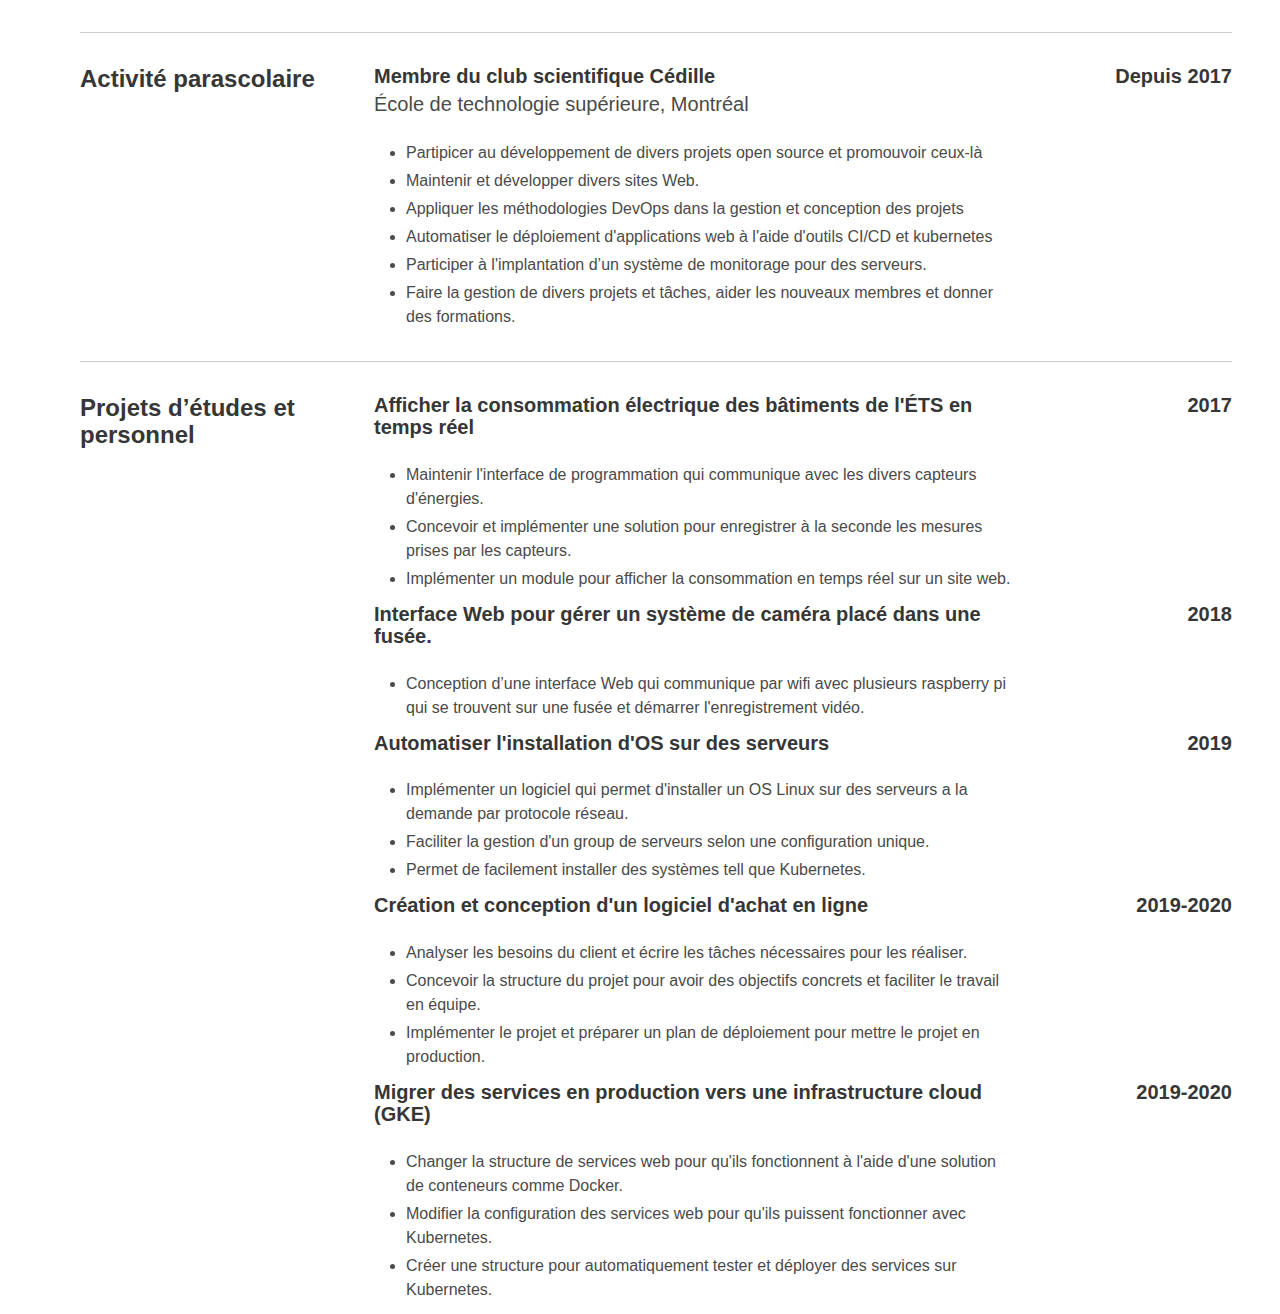
<file: html/index-page-2-en.html>
<!DOCTYPE html>
<html>

<head>
    <title>Jalil Bengoufa | Full-stack Developper | jalilbengoufa@gmail..com</title>
    <meta http-equiv="content-type" content="text/html; charset=utf-8" />

    <link rel="stylesheet" type="text/css" href="../css/bulma.css" media="all" />
    <link rel="stylesheet" type="text/css" href="../css/index.css" media="all" />
</head>

<body>
    <div class="container is-widescreen">
        <div class="separator"></div>
        <div class="PersonnalExperience">
            <div class="columns">
                <div class="column  is-one-quarter">
                    <h1 class="title is-4">Activité parascolaire</h1>

                </div>
                <div class="column">
                    <div class="container">
                        <div class="columns">
                            <div class="column">
                                <h1 class="title is-5">Membre du club scientifique Cédille</h1>
                                <h1 class="subtitle is-5">École de technologie supérieure,
                                    Montréal</h1>
                                <div class="content">
                                    <ul>
                                        <li>Partipicer au développement de divers projets open source et promouvoir ceux-là</li>
                                        <li>Maintenir et développer divers sites Web.</li>
                                        <li>Appliquer les méthodologies DevOps dans la gestion et conception des projets</li>
                                        <li>Automatiser le déploiement d'applications web à l'aide d'outils CI/CD et kubernetes</li>
                                        <li>Participer à l'implantation d’un système de monitorage pour des serveurs.</li>
                                        <li>Faire la gestion de divers projets et tâches, aider les nouveaux membres et donner des formations.</li>
                                    </ul>
                                </div>
                            </div>
                            <div class="column  is-one-quarter has-text-right">
                                <h1 class="title is-5">Depuis 2017</h1>
                            </div>
                        </div>
                    </div>
                </div>
            </div>
        </div>
        <div class="separator"></div>
        <div class="PersonnalProjects">
            <div class="columns">
                <div class="column  is-one-quarter">
                    <h1 class="title is-4">Projets d’études et personnel</h1>

                </div>
                <div class="column">
                    <div class="container">
                        <div class="columns">
                            <div class="column">
                                <h1 class="title is-5">Afficher la consommation électrique des bâtiments de l'ÉTS en temps réel</h1>
                                <div class="content">
                                    <ul>
                                        <li>Maintenir l'interface de programmation qui communique avec les divers capteurs d'énergies.</li>
                                        <li>Concevoir et implémenter une solution pour enregistrer à la seconde les mesures prises par les capteurs.</li>
                                        <li>Implémenter un module pour afficher la consommation en temps réel sur un site web.</li>
                                    </ul>
                                </div>
                            </div>
                            <div class="column  is-one-quarter has-text-right">
                                <h1 class="title is-5">2017</h1>
                            </div>
                        </div>
                    </div>
                    <div class="container">
                        <div class="columns">
                            <div class="column">
                                <h1 class="title is-5">Interface Web pour gérer un système de caméra placé dans une fusée.</h1>
                                <div class="content">
                                    <ul>
                                        <li>Conception d’une interface Web qui communique
                                            par wifi avec
                                            plusieurs raspberry pi qui se trouvent sur une fusée et démarrer
                                            l'enregistrement vidéo.</li>
                                    </ul>
                                </div>
                            </div>
                            <div class="column  is-one-quarter has-text-right">
                                <h1 class="title is-5">2018</h1>
                            </div>
                        </div>
                    </div>
                    <div class="container">
                        <div class="columns">
                            <div class="column">
                                <h1 class="title is-5">Automatiser l'installation d'OS sur des serveurs</h1>
                                <div class="content">
                                    <ul>
                                        <li>Implémenter un logiciel qui permet d'installer un OS Linux sur des serveurs a la demande par protocole réseau.</li>
                                        <li>Faciliter la gestion d'un group de serveurs selon une configuration unique.</li>
                                        <li>Permet de facilement installer des systèmes tell que Kubernetes.</li>
                                    </ul>
                                </div>
                            </div>
                            <div class="column  is-one-quarter has-text-right">
                                <h1 class="title is-5">2019</h1>
                            </div>
                        </div>
                    </div>
                    <div class="container">
                        <div class="columns">
                            <div class="column">
                                <h1 class="title is-5">Création et conception d'un logiciel d'achat en ligne</h1>
                                <div class="content">
                                    <ul>
                                        <li>Analyser les besoins du client et écrire les tâches nécessaires pour les réaliser.</li>
                                        <li>Concevoir la structure du projet pour avoir des objectifs concrets et faciliter le travail en équipe.</li>
                                        <li>Implémenter le projet et préparer un plan de déploiement pour mettre le projet en production.</li>
                                    </ul>
                                </div>
                            </div>
                            <div class="column  is-one-quarter has-text-right">
                                <h1 class="title is-5">2019-2020</h1>
                            </div>
                        </div>
                    </div>
                    <div class="container">
                        <div class="columns">
                            <div class="column">
                                <h1 class="title is-5">Migrer des services en production vers une infrastructure cloud (GKE)</h1>
                                <div class="content">
                                    <ul>
                                        <li>Changer la structure de services web pour qu'ils fonctionnent à l'aide d'une solution de conteneurs comme Docker.</li>
                                        <li>Modifier  la configuration des services web pour qu'ils puissent fonctionner avec Kubernetes.</li>
                                        <li>Créer une structure pour automatiquement tester et déployer des services sur Kubernetes.</li>
                                    </ul>
                                </div>
                            </div>
                            <div class="column  is-one-quarter has-text-right">
                                <h1 class="title is-5">2019-2020</h1>
                            </div>
                        </div>
                    </div>
                </div>
            </div>
        </div>
</body>

</html>
</file>
<file: css/index.css>
.separator {
    margin-bottom: 2em;
    padding-bottom: 2em;
    border-bottom: 1px solid #ccc;
}
.mini-separator{
    margin-bottom: 0.5em;
    border-bottom: 1px solid #ccc;
}

.header {
    margin-top: 2em;
}

body {

    margin-left: 2em;
}
</file>
